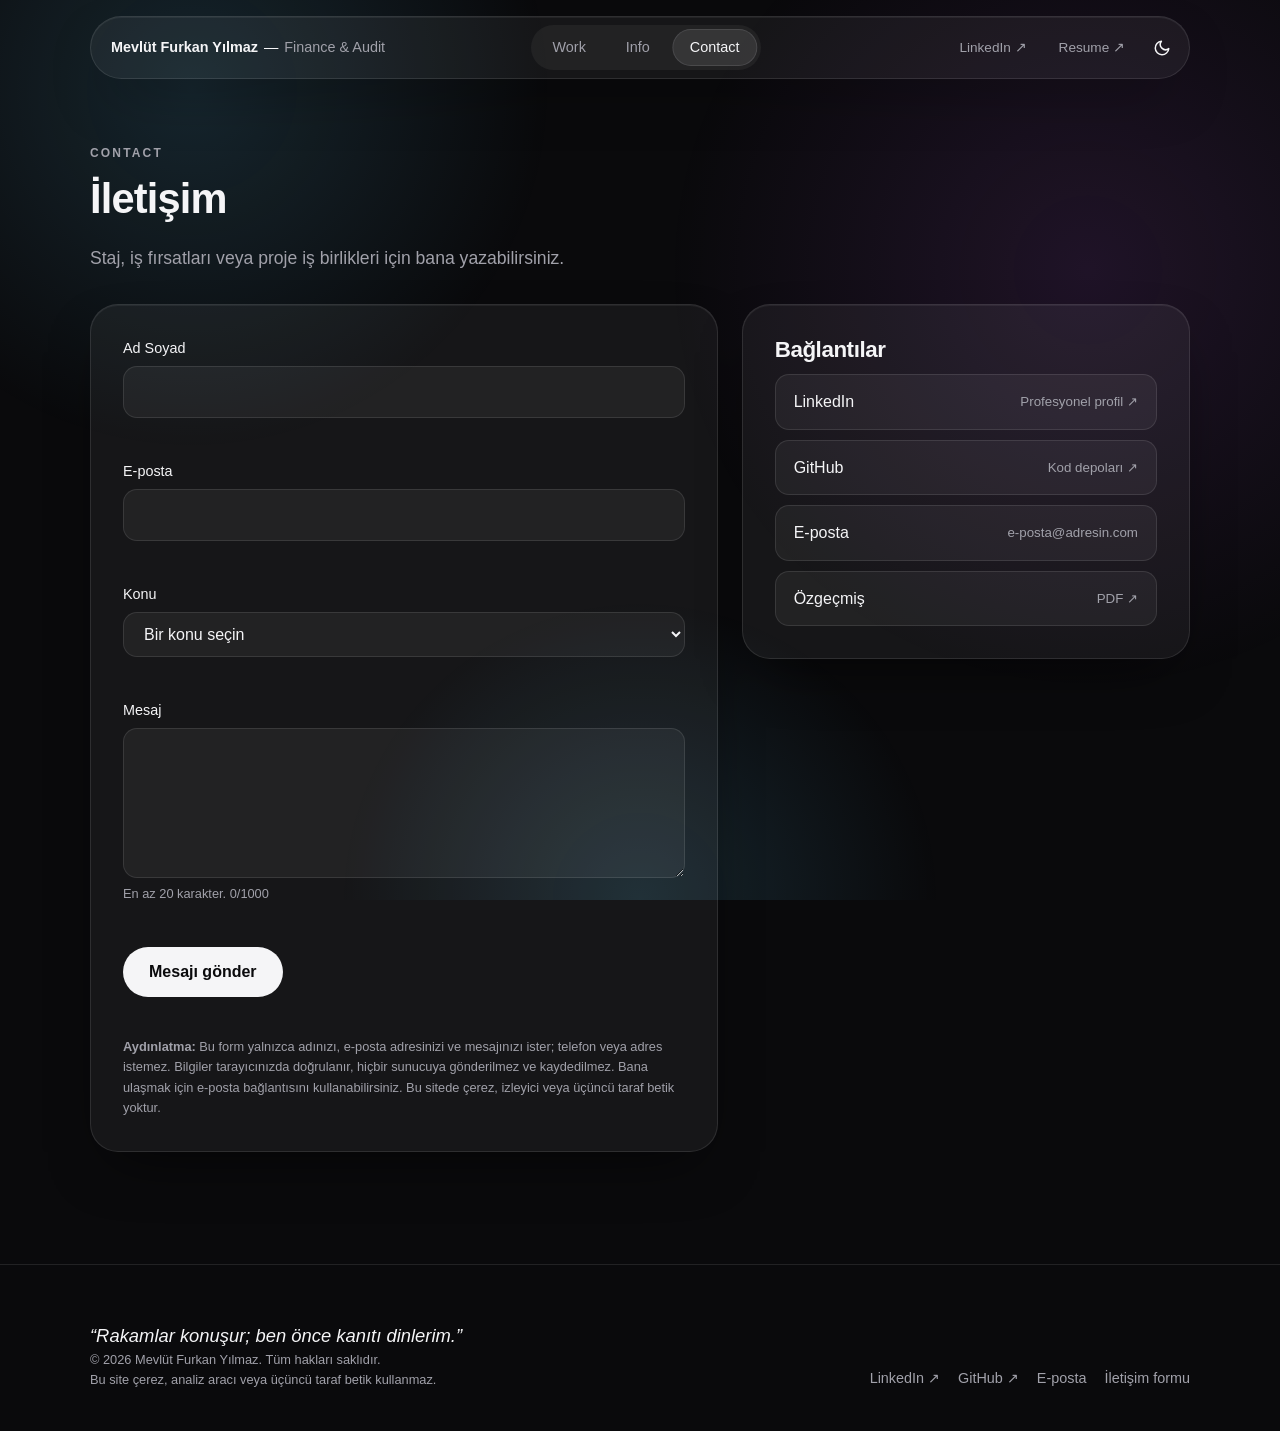
<file: iletisim.html>
<!DOCTYPE html>
<html lang="tr" data-theme="dark">
<head>
  <meta charset="UTF-8">
  <meta name="viewport" content="width=device-width, initial-scale=1">
  <title>Contact — Mevlüt Furkan Yılmaz</title>
  <meta name="description" content="Mevlüt Furkan Yılmaz ile iletişime geçin.">
  <meta name="color-scheme" content="dark light">
  <link rel="icon" href="assets/favicon.svg" type="image/svg+xml">
  <link rel="stylesheet" href="style.css">
  <script src="script.js" defer></script>
</head>
<body>
  <a class="skip-link" href="#main">İçeriğe geç</a>

  <header class="site-header">
    <nav class="pill-nav glass" aria-label="Ana menü">
      <a class="brand" href="index.html">
        <span class="brand-name">Mevlüt Furkan Yılmaz</span>
        <span class="brand-sep" aria-hidden="true">—</span>
        <span class="brand-title" lang="en">Finance &amp; Audit</span>
      </a>

      <button class="icon-btn menu-toggle" type="button" aria-expanded="false" aria-controls="nav-menu" aria-label="Menüyü aç">
        <svg viewBox="0 0 24 24" fill="none" stroke="currentColor" stroke-width="2" stroke-linecap="round" aria-hidden="true"><path d="M4 7h16M4 12h16M4 17h16"/></svg>
      </button>

      <div class="nav-menu" id="nav-menu">
        <div class="tabs-wrap">
          <ul class="tabs" lang="en">
            <li><a href="projeler.html" data-tab="work">Work</a></li>
            <li><a href="hakkimda.html" data-tab="info">Info</a></li>
            <li><a href="iletisim.html" data-tab="contact" aria-current="page">Contact</a></li>
          </ul>
          <span class="tab-indicator" aria-hidden="true"></span>
        </div>

        <div class="nav-right">
          <ul class="ext-links" lang="en">
            <li><a href="https://www.linkedin.com/in/KULLANICI-ADIN" target="_blank" rel="noopener noreferrer">LinkedIn <span aria-hidden="true">↗</span><span class="sr-only"> (yeni sekmede açılır)</span></a></li>
            <li><a href="assets/ozgecmis.pdf" target="_blank" rel="noopener">Resume <span aria-hidden="true">↗</span><span class="sr-only"> (yeni sekmede açılır)</span></a></li>
          </ul>
          <button class="icon-btn theme-toggle" type="button" aria-label="Açık temaya geç">
            <svg class="icon-moon" viewBox="0 0 24 24" fill="none" stroke="currentColor" stroke-width="2" stroke-linecap="round" stroke-linejoin="round" aria-hidden="true"><path d="M21 12.8A9 9 0 1 1 11.2 3a7 7 0 0 0 9.8 9.8z"/></svg>
            <svg class="icon-sun" viewBox="0 0 24 24" fill="none" stroke="currentColor" stroke-width="2" stroke-linecap="round" aria-hidden="true"><circle cx="12" cy="12" r="4.5"/><path d="M12 2v2M12 20v2M4.9 4.9l1.4 1.4M17.7 17.7l1.4 1.4M2 12h2M20 12h2M4.9 19.1l1.4-1.4M17.7 6.3l1.4-1.4"/></svg>
          </button>
        </div>
      </div>
    </nav>
  </header>

  <main id="main">
    <section class="section container page-top" aria-labelledby="page-title">
      <p class="eyebrow" lang="en">Contact</p>
      <h1 class="section-title" id="page-title">İletişim</h1>
      <p class="lead">Staj, iş fırsatları veya proje iş birlikleri için bana yazabilirsiniz.</p>

      <div class="contact-grid">
        <div class="panel glass reveal">
          <form class="form" id="contact-form" novalidate>
            <div class="field">
              <label for="name">Ad Soyad</label>
              <input id="name" name="name" type="text" autocomplete="name" required minlength="2" maxlength="60" aria-describedby="name-error">
              <p class="error" id="name-error" aria-live="polite"></p>
            </div>

            <div class="field">
              <label for="email">E-posta</label>
              <input id="email" name="email" type="email" autocomplete="email" required maxlength="100" aria-describedby="email-error">
              <p class="error" id="email-error" aria-live="polite"></p>
            </div>

            <div class="field">
              <label for="topic">Konu</label>
              <select id="topic" name="topic" required aria-describedby="topic-error">
                <option value="">Bir konu seçin</option>
                <option value="staj">Staj / iş fırsatı</option>
                <option value="proje">Proje iş birliği</option>
                <option value="diger">Diğer</option>
              </select>
              <p class="error" id="topic-error" aria-live="polite"></p>
            </div>

            <div class="field">
              <label for="message">Mesaj</label>
              <textarea id="message" name="message" required minlength="20" maxlength="1000" aria-describedby="message-hint message-error"></textarea>
              <span class="hint" id="message-hint">En az 20 karakter. <span id="char-count">0</span>/1000</span>
              <p class="error" id="message-error" aria-live="polite"></p>
            </div>

            <button class="btn" type="submit">Mesajı gönder</button>
            <p class="form-status" id="form-status" role="status"></p>

            <p class="privacy-note">
              <strong>Aydınlatma:</strong> Bu form yalnızca adınızı, e-posta adresinizi ve mesajınızı ister; telefon veya adres istemez.
              Bilgiler tarayıcınızda doğrulanır, hiçbir sunucuya gönderilmez ve kaydedilmez. Bana ulaşmak için e-posta bağlantısını kullanabilirsiniz.
              Bu sitede çerez, izleyici veya üçüncü taraf betik yoktur.
            </p>
          </form>
        </div>

        <aside class="panel glass reveal" aria-labelledby="links-title">
          <h2 id="links-title">Bağlantılar</h2>
          <ul class="link-list">
            <li><a href="https://www.linkedin.com/in/KULLANICI-ADIN" target="_blank" rel="noopener noreferrer"><span>LinkedIn</span> <small>Profesyonel profil <span aria-hidden="true">↗</span><span class="sr-only"> (yeni sekmede açılır)</span></small></a></li>
            <li><a href="https://github.com/KULLANICI-ADIN" target="_blank" rel="noopener noreferrer"><span>GitHub</span> <small>Kod depoları <span aria-hidden="true">↗</span><span class="sr-only"> (yeni sekmede açılır)</span></small></a></li>
            <li><a href="mailto:e-posta@adresin.com"><span>E-posta</span> <small>e-posta@adresin.com</small></a></li>
            <li><a href="assets/ozgecmis.pdf" target="_blank" rel="noopener"><span>Özgeçmiş</span> <small>PDF <span aria-hidden="true">↗</span><span class="sr-only"> (yeni sekmede açılır)</span></small></a></li>
          </ul>
        </aside>
      </div>
    </section>
  </main>

  <footer class="site-footer">
    <div class="container footer-inner">
      <div>
        <p class="signature">“Rakamlar konuşur; ben önce kanıtı dinlerim.”</p>
        <p class="footer-meta">© <span id="year">2026</span> Mevlüt Furkan Yılmaz. Tüm hakları saklıdır.</p>
        <p class="footer-meta">Bu site çerez, analiz aracı veya üçüncü taraf betik kullanmaz.</p>
      </div>
      <ul class="footer-links">
        <li><a href="https://www.linkedin.com/in/KULLANICI-ADIN" target="_blank" rel="noopener noreferrer">LinkedIn <span aria-hidden="true">↗</span><span class="sr-only"> (yeni sekmede açılır)</span></a></li>
        <li><a href="https://github.com/KULLANICI-ADIN" target="_blank" rel="noopener noreferrer">GitHub <span aria-hidden="true">↗</span><span class="sr-only"> (yeni sekmede açılır)</span></a></li>
        <li><a href="mailto:e-posta@adresin.com">E-posta</a></li>
        <li><a href="iletisim.html">İletişim formu</a></li>
      </ul>
    </div>
  </footer>

  <dialog class="modal glass" id="project-modal" aria-labelledby="modal-title">
    <div class="modal-inner">
      <button class="icon-btn modal-close" type="button" aria-label="Detay penceresini kapat">×</button>
      <div class="modal-content" id="modal-content"></div>
    </div>
  </dialog>
</body>
</html>
</file>
<file: style.css>
/* =========================================================
   Mevlüt Furkan Yılmaz — Portfolyo
   Ortak stil dosyası (tüm sayfalar bu dosyayı kullanır)
   İçindekiler:
   1. Değişkenler (renk, yazı tipi, ölçüler) + açık tema
   2. Temel ayarlar ve erişilebilirlik yardımcıları
   3. Arka plan ve cam (glass) efekti
   4. Üst menü (hap şeklinde cam bar)
   5. Hero
   6. Proje kartları + filtre
   7. Modal (proje detayı)
   8. Hakkımda (Info) sayfası
   9. İletişim formu
   10. Footer
   11. Animasyonlar
   12. Duyarlı tasarım (@media kuralları)
   ========================================================= */

/* ---------- 1. Değişkenler ---------- */
:root {
  --bg: #0A0A0C;
  --text: #F5F5F7;
  --muted: #A1A1AA;            /* #0A0A0C üzerinde kontrast ≈ 7.9:1 (AA ✓) */
  --glass: rgba(255, 255, 255, 0.05);
  --glass-strong: rgba(255, 255, 255, 0.09);
  --border: rgba(255, 255, 255, 0.10);
  --border-hover: rgba(255, 255, 255, 0.30);
  --accent: #64D2FF;           /* macOS camgöbeği */
  --accent-2: #BF5AF2;         /* macOS mor */
  --error: #FF6B6B;
  --success: #30D158;
  --metal-1: #FFFFFF;
  --metal-2: #8E8E93;
  --glow-1: rgba(100, 210, 255, 0.14);
  --glow-2: rgba(191, 90, 242, 0.12);
  --shadow: 0 24px 60px -24px rgba(0, 0, 0, 0.7);
  --radius-lg: 28px;
  --radius: 18px;
  --font: -apple-system, BlinkMacSystemFont, "SF Pro Display", "SF Pro Text",
          "Segoe UI", Roboto, "Helvetica Neue", Arial, sans-serif;
  --ease: cubic-bezier(0.22, 1, 0.36, 1);
  --max: 1100px;
  color-scheme: dark;
}

/* Açık tema: script.js <html data-theme="light"> ekleyince devreye girer */
[data-theme="light"] {
  --bg: #F5F5F7;
  --text: #1D1D1F;
  --muted: #52525B;            /* #F5F5F7 üzerinde ≈ 7:1 */
  --glass: rgba(255, 255, 255, 0.55);
  --glass-strong: rgba(255, 255, 255, 0.8);
  --border: rgba(0, 0, 0, 0.08);
  --border-hover: rgba(0, 0, 0, 0.22);
  --accent: #0066CC;
  --accent-2: #8944AB;
  --error: #C9302C;
  --success: #1E7F3A;
  --metal-1: #1D1D1F;
  --metal-2: #6E6E73;
  --glow-1: rgba(0, 102, 204, 0.10);
  --glow-2: rgba(137, 68, 171, 0.08);
  --shadow: 0 24px 60px -28px rgba(0, 0, 0, 0.25);
  color-scheme: light;
}

/* ---------- 2. Temel ayarlar ---------- */
*, *::before, *::after { box-sizing: border-box; }

html { scroll-behavior: smooth; }

body {
  margin: 0;
  min-height: 100vh;
  font-family: var(--font);
  font-size: 1rem;
  line-height: 1.6;
  color: var(--text);
  background: var(--bg);
  -webkit-font-smoothing: antialiased;
  transition: background-color 0.4s var(--ease), color 0.4s var(--ease);
}

img { max-width: 100%; height: auto; display: block; }

a { color: inherit; }

h1, h2, h3 { line-height: 1.15; letter-spacing: -0.02em; margin: 0 0 0.5em; }

/* Klavye ile gezinmede görünür odak halkası */
:focus-visible {
  outline: 2px solid var(--accent);
  outline-offset: 3px;
  border-radius: 8px;
}

/* Ekranda görünmez, ekran okuyucu okur */
.sr-only {
  position: absolute; width: 1px; height: 1px; padding: 0; margin: -1px;
  overflow: hidden; clip: rect(0, 0, 0, 0); white-space: nowrap; border: 0;
}

/* "İçeriğe geç" bağlantısı: yalnızca Tab ile odaklanınca görünür */
.skip-link {
  position: absolute; left: 16px; top: -100px; z-index: 100;
  padding: 10px 16px; border-radius: 999px;
  background: var(--accent); color: #000; font-weight: 600; text-decoration: none;
}
.skip-link:focus { top: 16px; }

.container { width: min(var(--max), calc(100% - 40px)); margin-inline: auto; }

main { padding-top: 120px; }

.section { padding: 72px 0; }

.eyebrow {
  font-size: 0.75rem; font-weight: 600; letter-spacing: 0.18em;
  text-transform: uppercase; color: var(--muted); margin: 0 0 12px;
}

.section-title { font-size: clamp(1.8rem, 4vw, 2.6rem); }

.lead { color: var(--muted); font-size: 1.1rem; max-width: 60ch; }

/* ---------- 3. Arka plan ve cam efekti ---------- */
/* Hafif renkli ışık lekeleri: cam efektinin "buzlu" görünmesi için arkada renk olmalı */
body::before {
  content: "";
  position: fixed; inset: 0; z-index: -1; pointer-events: none;
  background:
    radial-gradient(600px circle at 15% 10%, var(--glow-1), transparent 60%),
    radial-gradient(700px circle at 85% 30%, var(--glow-2), transparent 60%),
    radial-gradient(500px circle at 50% 100%, var(--glow-1), transparent 60%);
}

.glass {
  background: var(--glass);
  border: 1px solid var(--border);
  -webkit-backdrop-filter: blur(24px) saturate(170%);
  backdrop-filter: blur(24px) saturate(170%);
  box-shadow: var(--shadow), inset 0 1px 0 rgba(255, 255, 255, 0.06);
}

/* ---------- 4. Üst menü ---------- */
.site-header {
  position: fixed; top: 16px; left: 0; right: 0; z-index: 50;
  display: flex; justify-content: center; pointer-events: none;
  view-transition-name: site-header; /* sayfa geçişinde menü sabit kalır */
}

.pill-nav {
  pointer-events: auto;
  width: min(var(--max), calc(100% - 32px));
  display: grid; grid-template-columns: 1fr auto 1fr; align-items: center;
  gap: 12px; padding: 8px 8px 8px 20px; border-radius: 999px;
}

.brand {
  display: flex; align-items: baseline; gap: 6px; min-width: 0;
  text-decoration: none; font-size: 0.9rem; white-space: nowrap;
}
.brand-name { font-weight: 600; }
.brand-title { color: var(--muted); overflow: hidden; text-overflow: ellipsis; }

/* Orta sekmeler + kayan gösterge */
.tabs-wrap { position: relative; }

.tabs {
  position: relative; display: flex; gap: 4px; list-style: none; margin: 0; padding: 4px;
  border-radius: 999px; background: var(--glass);
}

.tabs a {
  position: relative; z-index: 1; display: block;
  padding: 7px 18px; border-radius: 999px;
  font-size: 0.9rem; font-weight: 500; text-decoration: none; color: var(--muted);
  transition: color 0.3s var(--ease);
}
.tabs a:hover,
.tabs a[aria-current="page"] { color: var(--text); }

/* Aktif/hover sekmenin arkasında kayan cam hap (konumunu script.js verir) */
.tab-indicator {
  position: absolute; top: 4px; left: 0; height: calc(100% - 8px); width: 0;
  border-radius: 999px; background: var(--glass-strong);
  border: 1px solid var(--border);
  opacity: 0;
  transition: transform 0.45s var(--ease), width 0.45s var(--ease), opacity 0.3s;
}

.nav-right { display: flex; justify-content: flex-end; align-items: center; gap: 4px; }

.ext-links { display: flex; gap: 4px; list-style: none; margin: 0; padding: 0; }

.ext-links a {
  display: block; padding: 7px 14px; border-radius: 999px;
  font-size: 0.85rem; text-decoration: none; color: var(--muted);
  transition: color 0.25s, background-color 0.25s;
}
.ext-links a:hover { color: var(--text); background: var(--glass-strong); }

.icon-btn {
  width: 38px; height: 38px; display: inline-grid; place-items: center;
  border: 0; border-radius: 999px; cursor: pointer;
  background: transparent; color: var(--text); font: inherit;
  transition: background-color 0.25s;
}
.icon-btn:hover { background: var(--glass-strong); }
.icon-btn svg { width: 18px; height: 18px; }

.menu-toggle { display: none; }

/* Tema butonundaki ay/güneş ikonu */
.icon-sun { display: none; }
[data-theme="light"] .icon-sun { display: block; }
[data-theme="light"] .icon-moon { display: none; }

/* ---------- 5. Hero ---------- */
.hero {
  min-height: calc(100vh - 120px);
  display: flex; flex-direction: column; justify-content: center;
  padding-bottom: 48px;
}

.hero-avatar {
  width: 88px; height: 88px; border-radius: 50%;
  border: 1px solid var(--border); margin-bottom: 28px;
  box-shadow: 0 0 0 6px var(--glass);
}

.hero-title {
  font-size: clamp(3rem, 11vw, 8.5rem);
  font-weight: 700; letter-spacing: -0.05em; line-height: 0.95;
  margin-bottom: 28px;
  color: var(--metal-1); /* gradyanı desteklemeyen tarayıcı için yedek renk */
  background: linear-gradient(180deg, var(--metal-1) 20%, var(--metal-2) 100%),
              linear-gradient(110deg, transparent 40%, rgba(255,255,255,0.5) 50%, transparent 60%);
  background-size: 100% 100%, 250% 100%;
  -webkit-background-clip: text; background-clip: text;
  -webkit-text-fill-color: transparent;
}

.hero-bio { font-size: clamp(1.05rem, 2vw, 1.3rem); color: var(--muted); max-width: 52ch; margin: 0 0 48px; }
.hero-bio strong { color: var(--text); font-weight: 500; }

.scroll-cue {
  align-self: flex-start;
  font-size: 0.75rem; font-weight: 600; letter-spacing: 0.2em;
  color: var(--muted); text-decoration: none;
  display: inline-flex; gap: 10px; align-items: center;
}
.scroll-cue:hover { color: var(--text); }
.scroll-cue .arrow { display: inline-block; animation: bob 2s var(--ease) infinite; }

/* ---------- 6. Proje kartları ---------- */
.section-head {
  display: flex; justify-content: space-between; align-items: flex-end;
  gap: 20px; flex-wrap: wrap; margin-bottom: 32px;
}

.text-link {
  color: var(--muted); text-decoration: none; font-size: 0.95rem;
  border-bottom: 1px solid var(--border); padding-bottom: 2px;
}
.text-link:hover { color: var(--text); border-color: var(--text); }

.card-list { display: grid; gap: 24px; list-style: none; margin: 0; padding: 0; }

.card {
  position: relative;
  display: flex; flex-direction: column;
  border-radius: var(--radius-lg); overflow: hidden;
  transition: transform 0.5s var(--ease), border-color 0.4s, box-shadow 0.5s var(--ease);
}

.card:hover,
.card:focus-within {
  transform: translateY(-6px);
  border-color: var(--border-hover);
  box-shadow: var(--shadow), 0 0 0 1px var(--border-hover), 0 0 40px -8px var(--glow-1);
}

.card-body { padding: 32px 32px 24px; flex: 1; }

.card-meta { font-size: 0.8rem; color: var(--muted); margin: 0 0 8px; letter-spacing: 0.02em; }

.card-title { font-size: clamp(1.4rem, 3vw, 2rem); margin-bottom: 10px; }

/* Başlıktaki buton kartın tamamını tıklanabilir yapar (::after ile kartı kaplar) */
.card-open {
  all: unset; cursor: pointer;
}
.card-open::after {
  content: ""; position: absolute; inset: 0; border-radius: inherit; z-index: 1;
}
.card-open:focus-visible { outline: none; }
.card:has(.card-open:focus-visible) { outline: 2px solid var(--accent); outline-offset: 3px; }

.card-desc { color: var(--muted); margin: 0 0 14px; max-width: 65ch; }

.card-learned {
  font-size: 0.95rem; margin: 0 0 18px; padding: 12px 16px;
  border-left: 2px solid var(--accent); background: var(--glass); border-radius: 0 12px 12px 0;
}

.card-footer { display: flex; justify-content: space-between; align-items: center; gap: 12px; flex-wrap: wrap; }

.tags { display: flex; flex-wrap: wrap; gap: 6px; list-style: none; padding: 0; margin: 0; }
.tag {
  font-size: 0.75rem; padding: 4px 10px; border-radius: 999px;
  border: 1px solid var(--border); color: var(--muted);
}

/* GitHub bağlantısı kartın tıklama katmanının üstünde durur */
.card-link {
  position: relative; z-index: 2;
  font-size: 0.85rem; font-weight: 500; text-decoration: none;
  padding: 7px 14px; border-radius: 999px; border: 1px solid var(--border);
  transition: background-color 0.25s, border-color 0.25s;
}
.card-link:hover { background: var(--glass-strong); border-color: var(--border-hover); }

.card-media {
  margin: 0 24px 24px; border-radius: var(--radius);
  overflow: hidden; border: 1px solid var(--border); background: #000;
}
.card-media img {
  width: 100%; aspect-ratio: 2 / 1; object-fit: cover;
  transition: transform 0.8s var(--ease);
}
.card:hover .card-media img,
.card:focus-within .card-media img { transform: scale(1.04); }

/* Filtre ve arama çubuğu (projeler sayfası) */
.toolbar {
  display: flex; flex-wrap: wrap; justify-content: space-between; align-items: center;
  gap: 16px; padding: 10px; border-radius: 999px; margin-bottom: 16px;
}

.filters { display: flex; flex-wrap: wrap; gap: 4px; }

.filter-btn {
  border: 0; cursor: pointer; font: inherit; font-size: 0.85rem;
  padding: 8px 16px; border-radius: 999px;
  background: transparent; color: var(--muted);
  transition: background-color 0.25s, color 0.25s;
}
.filter-btn:hover { color: var(--text); }
.filter-btn[aria-pressed="true"] { background: var(--glass-strong); color: var(--text); box-shadow: inset 0 0 0 1px var(--border); }

.search { position: relative; flex: 1 1 220px; max-width: 320px; }
.search input {
  width: 100%; font: inherit; font-size: 0.9rem; color: var(--text);
  padding: 9px 16px; border-radius: 999px;
  border: 1px solid var(--border); background: var(--glass);
}
.search input::placeholder { color: var(--muted); }

.result-count { color: var(--muted); font-size: 0.85rem; margin: 0 0 24px 12px; }

.empty-state { text-align: center; color: var(--muted); padding: 48px 0; }

.card[hidden] { display: none; }

/* ---------- 7. Modal ---------- */
.modal {
  width: min(760px, calc(100% - 32px)); max-height: calc(100vh - 64px);
  padding: 0; border-radius: var(--radius-lg);
  color: var(--text); background: color-mix(in srgb, var(--bg) 82%, transparent);
  overflow: auto;
}
.modal::backdrop {
  background: rgba(0, 0, 0, 0.55);
  -webkit-backdrop-filter: blur(8px); backdrop-filter: blur(8px);
}
.modal[open] { animation: modal-in 0.45s var(--ease); }
.modal[open]::backdrop { animation: fade-in 0.35s ease; }

.modal-inner { padding: 40px; position: relative; }
.modal-close { position: absolute; top: 16px; right: 16px; font-size: 1.4rem; }
.modal-content img { border-radius: var(--radius); border: 1px solid var(--border); margin: 8px 0 24px; }
.modal-content h2 { font-size: clamp(1.6rem, 4vw, 2.2rem); padding-right: 40px; }
.modal-content h3 { font-size: 1rem; margin-top: 24px; }
.modal-content p, .modal-content li { color: var(--muted); }
.modal-content .card-link { display: inline-block; margin-top: 16px; }

/* ---------- 8. Hakkımda (Info) ---------- */
.info-hero { display: grid; grid-template-columns: auto 1fr; gap: 32px; align-items: center; }
.info-avatar { width: 140px; height: 140px; border-radius: 50%; border: 1px solid var(--border); }

.grid-2 { display: grid; gap: 24px; }

.panel { border-radius: var(--radius-lg); padding: 32px; }
.panel h2 { font-size: 1.4rem; }

.timeline { list-style: none; margin: 0; padding: 0; }
.timeline li {
  position: relative; padding: 0 0 28px 28px; border-left: 1px solid var(--border);
}
.timeline li:last-child { padding-bottom: 0; }
.timeline li::before {
  content: ""; position: absolute; left: -5px; top: 6px;
  width: 9px; height: 9px; border-radius: 50%;
  background: var(--accent); box-shadow: 0 0 12px var(--accent);
}
.timeline h3 { font-size: 1.05rem; margin-bottom: 2px; }
.timeline .when { font-size: 0.8rem; color: var(--muted); margin: 0 0 6px; }
.timeline p { color: var(--muted); margin: 0; }

.chip-list { display: flex; flex-wrap: wrap; gap: 8px; list-style: none; padding: 0; margin: 0; }
.chip-list li { padding: 8px 14px; border-radius: 999px; border: 1px solid var(--border); background: var(--glass); font-size: 0.9rem; }

.prose p { color: var(--muted); max-width: 70ch; }

/* ---------- 9. İletişim ---------- */
.contact-grid { display: grid; gap: 24px; align-items: start; }

.form { display: grid; gap: 20px; }

.field { display: grid; gap: 6px; }
.field label { font-size: 0.9rem; font-weight: 500; }
.field .hint { font-size: 0.8rem; color: var(--muted); }

.field input,
.field select,
.field textarea {
  width: 100%; font: inherit; color: var(--text);
  padding: 12px 16px; border-radius: 14px;
  border: 1px solid var(--border); background: var(--glass);
  transition: border-color 0.25s, box-shadow 0.25s;
}
.field textarea { min-height: 150px; resize: vertical; }
.field select option { color: #000; }
.field input:focus,
.field select:focus,
.field textarea:focus { border-color: var(--accent); box-shadow: 0 0 0 3px var(--glow-1); outline: none; }

.field [aria-invalid="true"] { border-color: var(--error); }

.error { font-size: 0.85rem; color: var(--error); margin: 0; min-height: 1.2em; }

.btn {
  justify-self: start; cursor: pointer; font: inherit; font-weight: 600;
  padding: 12px 26px; border-radius: 999px; border: 0;
  background: var(--text); color: var(--bg);
  transition: transform 0.3s var(--ease), opacity 0.3s;
}
.btn:hover { transform: translateY(-2px); }
.btn:active { transform: translateY(0); }

.form-status {
  margin: 0; padding: 0; border-radius: 14px; font-size: 0.95rem;
}
.form-status:not(:empty) { padding: 12px 16px; border: 1px solid var(--border); }
.form-status.is-success { color: var(--success); border-color: var(--success); }
.form-status.is-error { color: var(--error); border-color: var(--error); }

.privacy-note { font-size: 0.8rem; color: var(--muted); margin: 0; }

.link-list { list-style: none; padding: 0; margin: 0; display: grid; gap: 10px; }
.link-list a {
  display: flex; justify-content: space-between; align-items: center;
  padding: 14px 18px; border-radius: 14px; text-decoration: none;
  border: 1px solid var(--border); background: var(--glass);
  transition: border-color 0.25s, transform 0.3s var(--ease);
}
.link-list a:hover { border-color: var(--border-hover); transform: translateX(4px); }
.link-list small { color: var(--muted); }

/* ---------- 10. Footer ---------- */
.site-footer { padding: 56px 0 40px; margin-top: 40px; border-top: 1px solid var(--border); }
.footer-inner { display: grid; gap: 20px; }
.signature { font-size: 1.15rem; font-style: italic; margin: 0; }
.footer-links { display: flex; flex-wrap: wrap; gap: 18px; list-style: none; padding: 0; margin: 0; }
.footer-links a { color: var(--muted); text-decoration: none; font-size: 0.9rem; }
.footer-links a:hover { color: var(--text); }
.footer-meta { font-size: 0.8rem; color: var(--muted); margin: 0; }

/* ---------- 11. Animasyonlar ---------- */
@keyframes bob { 0%, 100% { transform: translateY(0); } 50% { transform: translateY(5px); } }
@keyframes fade-in { from { opacity: 0; } to { opacity: 1; } }
@keyframes modal-in {
  from { opacity: 0; transform: translateY(24px) scale(0.97); }
  to   { opacity: 1; transform: none; }
}
@keyframes rise {
  from { opacity: 0; transform: translateY(16px); }
  to   { opacity: 1; transform: none; }
}
@keyframes shine { from { background-position: 0 0, 150% 0; } to { background-position: 0 0, -100% 0; } }

/* Sayfa açılırken içerik yumuşakça belirir */
main { animation: rise 0.7s var(--ease) both; }
.hero-title { animation: shine 3.5s 0.4s var(--ease) both; }

/* Kaydırınca beliren öğeler (yalnızca JS çalışıyorsa gizlenir; JS yoksa içerik görünür kalır) */
.js .reveal { opacity: 0; transform: translateY(28px); transition: opacity 0.8s var(--ease), transform 0.8s var(--ease); }
.js .reveal.is-visible { opacity: 1; transform: none; }

/* Sayfalar arası yumuşak geçiş (Chrome/Edge 126+, Safari 18.2+; desteklemeyen tarayıcıda normal geçiş) */
@view-transition { navigation: auto; }
::view-transition-old(root) { animation: 0.25s ease both fade-out; }
::view-transition-new(root) { animation: 0.45s var(--ease) both rise; }
@keyframes fade-out { to { opacity: 0; } }

/* ---------- 12. Duyarlı tasarım ---------- */

/* Tablet ve üstü (≥ 768px) */
@media (min-width: 768px) {
  .grid-2 { grid-template-columns: 1fr 1fr; }
  .contact-grid { grid-template-columns: 1.4fr 1fr; }
  .footer-inner { grid-template-columns: 1fr auto; align-items: end; }
}

/* Masaüstü (≥ 1024px): projeler sayfasında iki sütun */
@media (min-width: 1024px) {
  .card-list.is-grid { grid-template-columns: 1fr 1fr; }
  .card-list.is-grid .card-title { font-size: 1.6rem; }
  .card-body { padding: 40px 40px 28px; }
  .card-media { margin: 0 32px 32px; }
}

/* Telefon ve küçük tablet (< 860px): menü açılır panele dönüşür */
@media (max-width: 859px) {
  .pill-nav { grid-template-columns: 1fr auto; padding: 6px 6px 6px 18px; border-radius: 26px; }
  .menu-toggle { display: inline-grid; }

  .nav-menu {
    grid-column: 1 / -1;
    display: none;
    flex-direction: column; gap: 12px; padding: 4px 6px 12px 0;
  }
  .nav-menu.is-open { display: flex; animation: rise 0.35s var(--ease); }
  /* Menü açıkken arkadaki içerik okunmasın diye cam daha opak olur */
  .pill-nav:has(.nav-menu.is-open) { background: color-mix(in srgb, var(--bg) 97%, transparent); }

  .tabs { flex-direction: column; background: none; padding: 0; }
  .tabs a { padding: 12px 14px; font-size: 1rem; }
  .tabs a[aria-current="page"] { background: var(--glass-strong); }
  .tab-indicator { display: none; }

  .ext-links { flex-direction: row; }
  .nav-right { gap: 2px; }
  .brand-title { display: none; }
  .brand-sep { display: none; }
}

/* Masaüstünde nav-menu ızgaranın orta + sağ hücrelerine yayılır */
@media (min-width: 860px) {
  .nav-menu { display: contents; }
}

/* Küçük telefon (< 560px) */
@media (max-width: 559px) {
  .card-body { padding: 24px 22px 18px; }
  .card-media { margin: 0 16px 16px; }
  .panel { padding: 24px; }
  .info-hero { grid-template-columns: 1fr; }
  .info-avatar { width: 96px; height: 96px; }
  .toolbar { border-radius: 24px; }
  .search { max-width: none; }
  .modal-inner { padding: 28px 22px; }
}

/* Hareket hassasiyeti olan kullanıcılar için animasyonları kapat */
@media (prefers-reduced-motion: reduce) {
  *, *::before, *::after {
    animation-duration: 0.01ms !important; animation-iteration-count: 1 !important;
    transition-duration: 0.01ms !important; scroll-behavior: auto !important;
  }
  .js .reveal { opacity: 1; transform: none; }
}

/* Yardımcı sınıflar */
.page-top { padding-top: 24px; }
.stack { display: grid; gap: 24px; align-content: start; }
.contact-grid { margin-top: 32px; }
</file>
